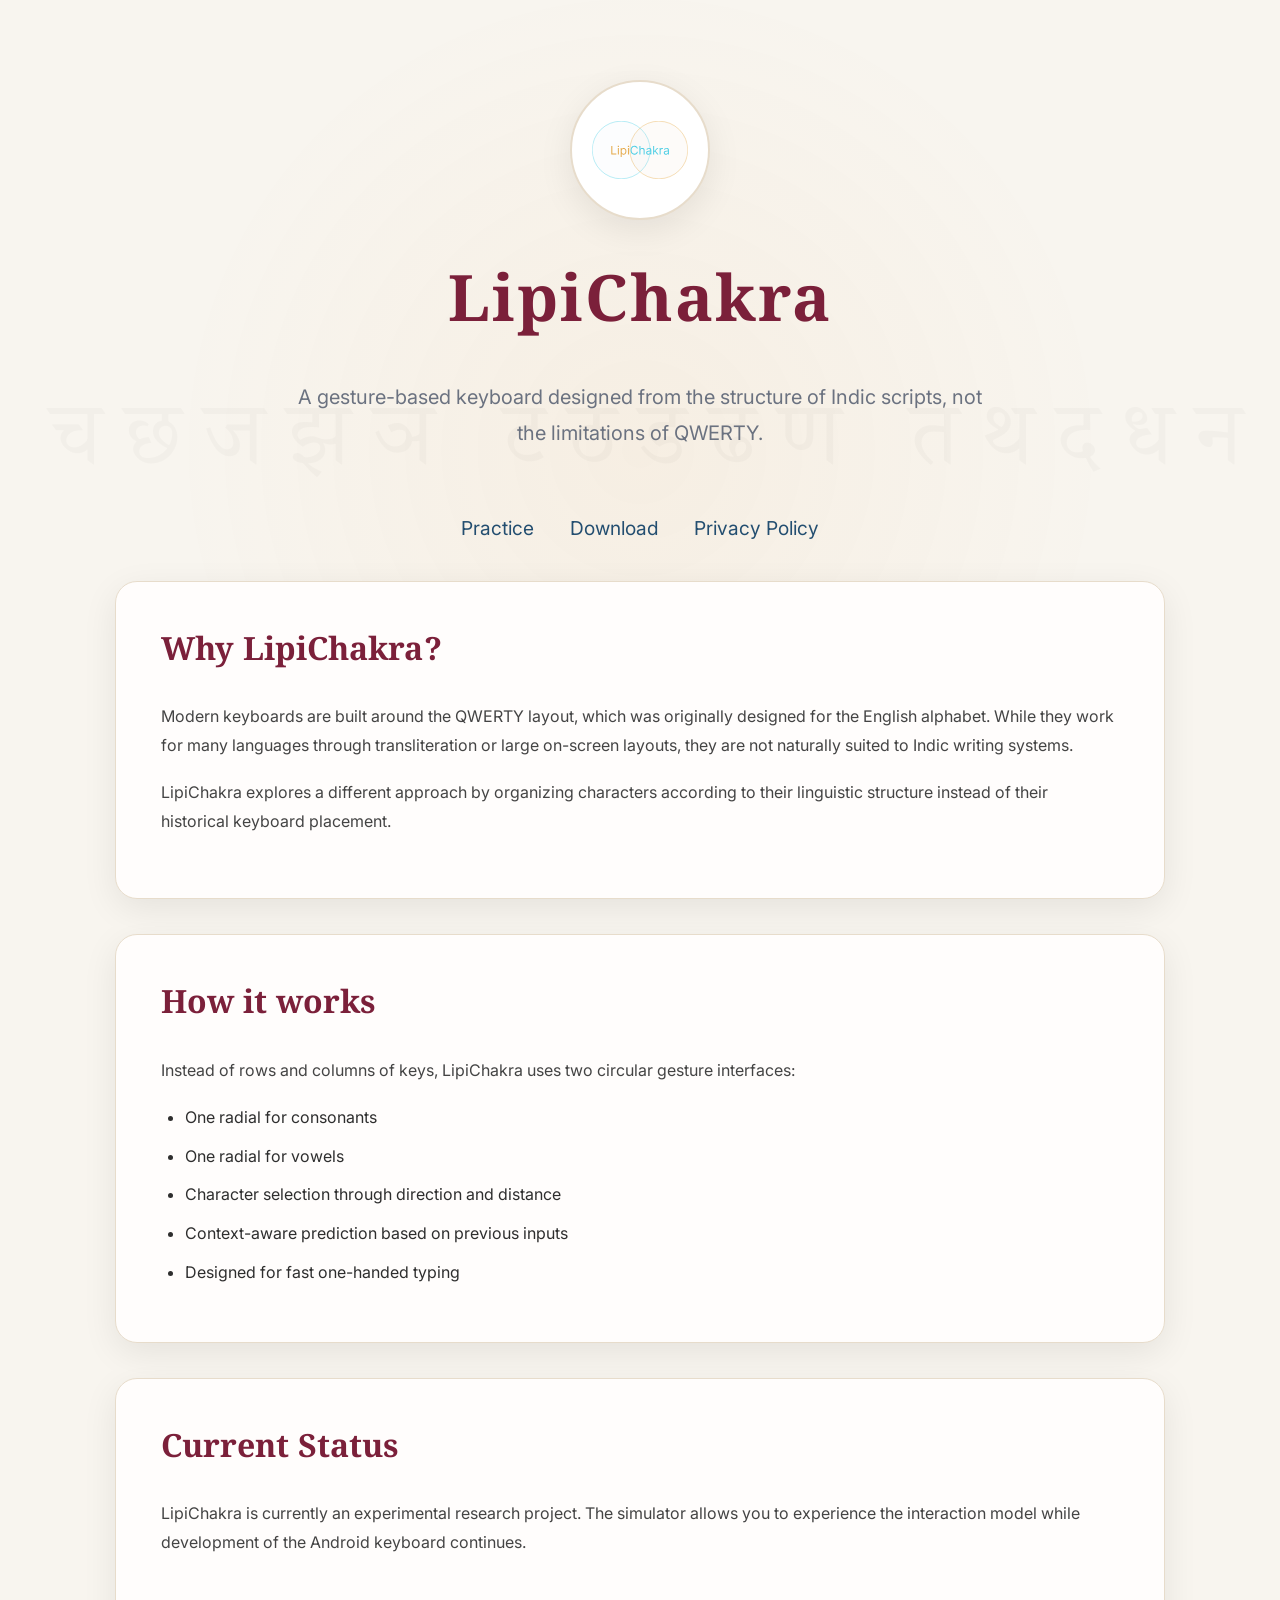
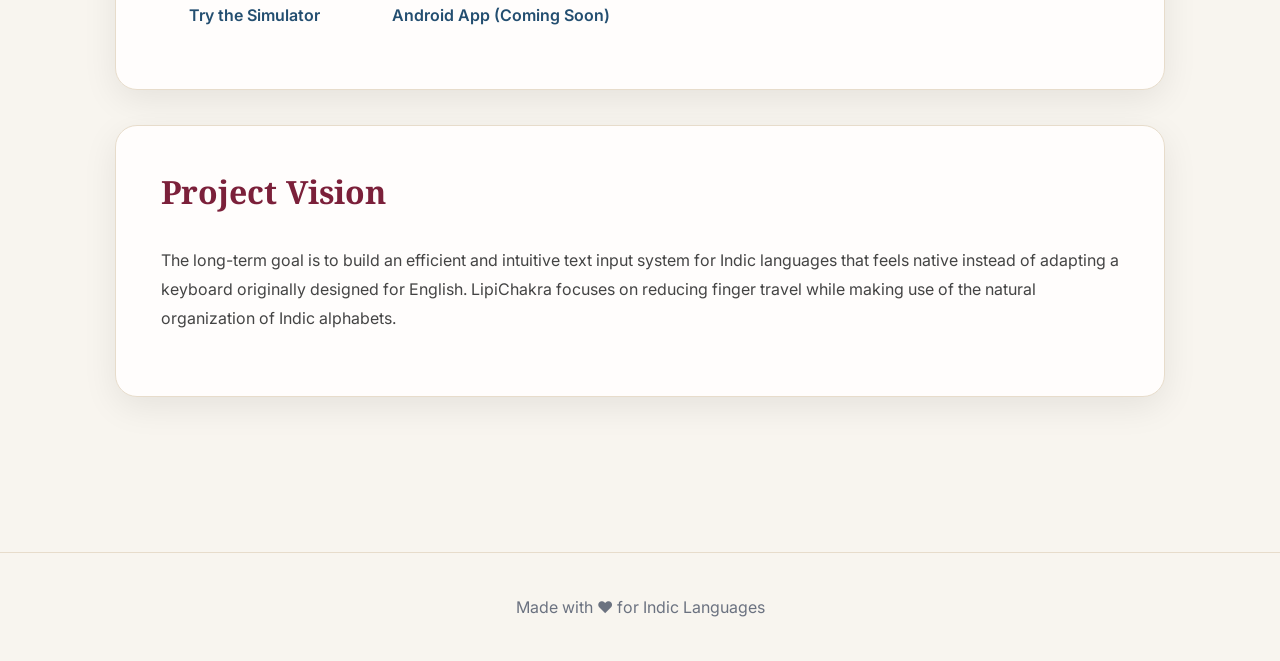
<file: index.html>
<!DOCTYPE html>
<html lang="en">

<head>
    <meta charset="UTF-8">
    <meta name="viewport" content="width=device-width, initial-scale=1.0">

    <title>LipiChakra | A New Way to Type Indic Languages</title>

    <meta name="author" content="Savitr">
    <meta name="description"
        content="LipiChakra is an experimental gesture-based keyboard designed specifically for Indic scripts.">

    <link rel="icon" href="Logo.svg" type="image/svg+xml">
    <link rel="stylesheet" href="style.css">
</head>

<body>

    <header class="hero">
        <img src="Logo.svg" class="logo" alt="LipiChakra Logo">

        <h1>LipiChakra</h1>

        <p class="tagline">
            A gesture-based keyboard designed from the structure of Indic scripts,
            not the limitations of QWERTY.
        </p>
    </header>

    <nav>
        <a href="#practice">Practice</a>
        <a href="#download">Download</a>
        <a href="privacy-policy.html" title="Privacy Policy">Privacy Policy</a>
    </nav>

    <main class="container">

        <section>

            <h2>Why LipiChakra?</h2>

            <p>
                Modern keyboards are built around the QWERTY layout, which was originally
                designed for the English alphabet. While they work for many languages through
                transliteration or large on-screen layouts, they are not naturally suited to
                Indic writing systems.
            </p>

            <p>
                LipiChakra explores a different approach by organizing characters according to
                their linguistic structure instead of their historical keyboard placement.
            </p>

        </section>

        <section>

            <h2>How it works</h2>

            <p>
                Instead of rows and columns of keys, LipiChakra uses two circular gesture
                interfaces:
            </p>

            <ul>
                <li>One radial for consonants</li>
                <li>One radial for vowels</li>
                <li>Character selection through direction and distance</li>
                <li>Context-aware prediction based on previous inputs</li>
                <li>Designed for fast one-handed typing</li>
            </ul>

        </section>

        <section>

            <h2>Current Status</h2>

            <p>
                LipiChakra is currently an experimental research project. The simulator allows
                you to experience the interaction model while development of the Android
                keyboard continues.
            </p>

            <div class="buttons">

                <a id="practice" href="playground/sim.html" class="btn primary">
                    Try the Simulator
                </a>

                <a href="#" id="download" class="btn secondary">
                    Android App (Coming Soon)
                </a>

            </div>

        </section>

        <section>

            <h2>Project Vision</h2>

            <p>
                The long-term goal is to build an efficient and intuitive text input system for
                Indic languages that feels native instead of adapting a keyboard originally
                designed for English. LipiChakra focuses on reducing finger travel while making
                use of the natural organization of Indic alphabets.
            </p>

        </section>

    </main>

    <footer>

        Made with ❤️ for Indic Languages

    </footer>

</body>

</html>
</file>
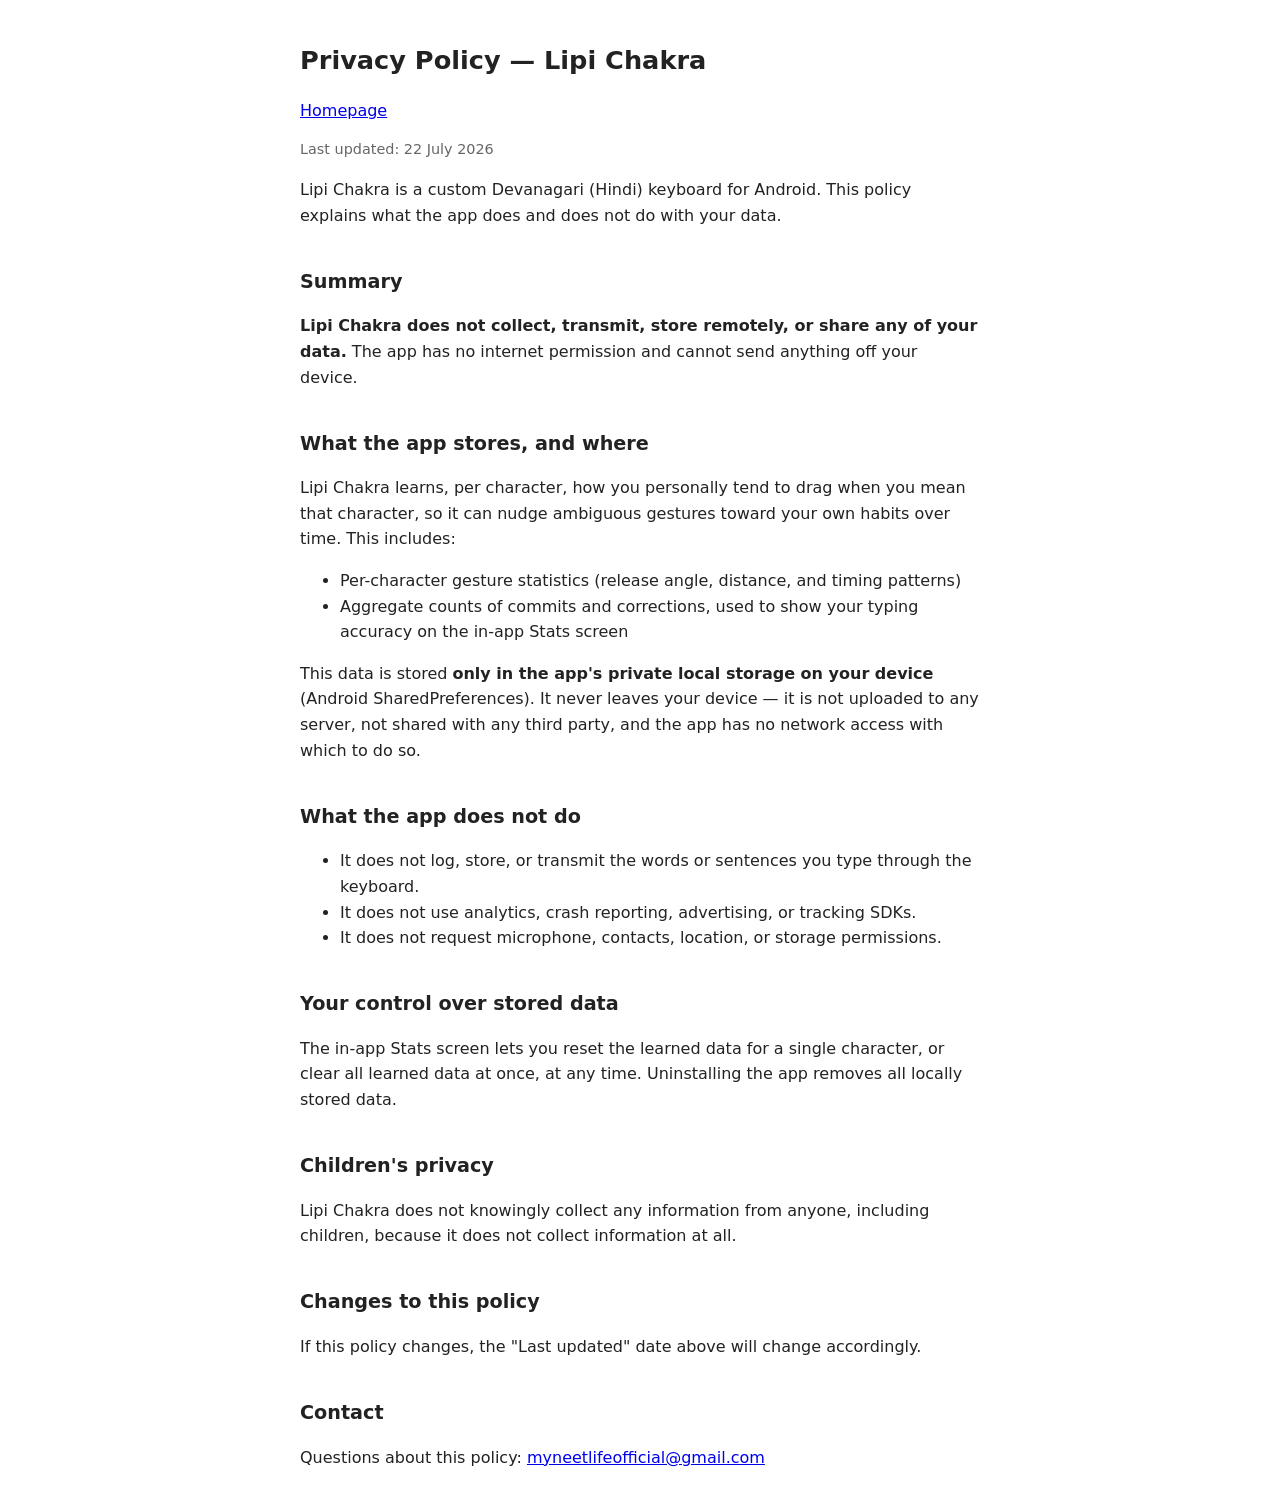
<file: privacy-policy.html>
<!DOCTYPE html>
<html lang="en">

<head>
    <meta charset="UTF-8">
    <title>Privacy Policy — Lipi Chakra</title>
    <meta name="viewport" content="width=device-width, initial-scale=1">

    <meta name="author" content="Savitr">
    <meta name="description"
        content="LipiChakra is an experimental gesture-based keyboard designed specifically for Indic scripts.">

    <style>
        body {
            font-family: system-ui, -apple-system, sans-serif;
            max-width: 680px;
            margin: 40px auto;
            padding: 0 20px;
            line-height: 1.6;
            color: #222;
        }

        h1 {
            font-size: 1.6em;
        }

        h2 {
            font-size: 1.2em;
            margin-top: 2em;
        }

        .updated {
            color: #666;
            font-size: 0.9em;
        }
    </style>
</head>

<body>
    <h1>Privacy Policy — Lipi Chakra</h1>

    <nav>
        <a href="index.html" title="Homepage">Homepage</a>
    </nav>
    <p class="updated">Last updated: 22 July 2026</p>

    <p>Lipi Chakra is a custom Devanagari (Hindi) keyboard for Android. This
        policy explains what the app does and does not do with your data.</p>

    <h2>Summary</h2>
    <p><strong>Lipi Chakra does not collect, transmit, store remotely, or
            share any of your data.</strong> The app has no internet permission and
        cannot send anything off your device.</p>

    <h2>What the app stores, and where</h2>
    <p>Lipi Chakra learns, per character, how you personally tend to drag
        when you mean that character, so it can nudge ambiguous gestures toward
        your own habits over time. This includes:</p>
    <ul>
        <li>Per-character gesture statistics (release angle, distance, and
            timing patterns)</li>
        <li>Aggregate counts of commits and corrections, used to show your
            typing accuracy on the in-app Stats screen</li>
    </ul>
    <p>This data is stored <strong>only in the app's private local storage
            on your device</strong> (Android SharedPreferences). It never leaves
        your device — it is not uploaded to any server, not shared with any
        third party, and the app has no network access with which to do so.</p>

    <h2>What the app does not do</h2>
    <ul>
        <li>It does not log, store, or transmit the words or sentences you
            type through the keyboard.</li>
        <li>It does not use analytics, crash reporting, advertising, or
            tracking SDKs.</li>
        <li>It does not request microphone, contacts, location, or storage
            permissions.</li>
    </ul>

    <h2>Your control over stored data</h2>
    <p>The in-app Stats screen lets you reset the learned data for a single
        character, or clear all learned data at once, at any time. Uninstalling
        the app removes all locally stored data.</p>

    <h2>Children's privacy</h2>
    <p>Lipi Chakra does not knowingly collect any information from anyone,
        including children, because it does not collect information at all.</p>

    <h2>Changes to this policy</h2>
    <p>If this policy changes, the "Last updated" date above will change
        accordingly.</p>

    <h2>Contact</h2>
    <p>Questions about this policy: <a href="mailto:myneetlifeofficial@gmail.com">myneetlifeofficial@gmail.com</a></p>

</body>

</html>
</file>
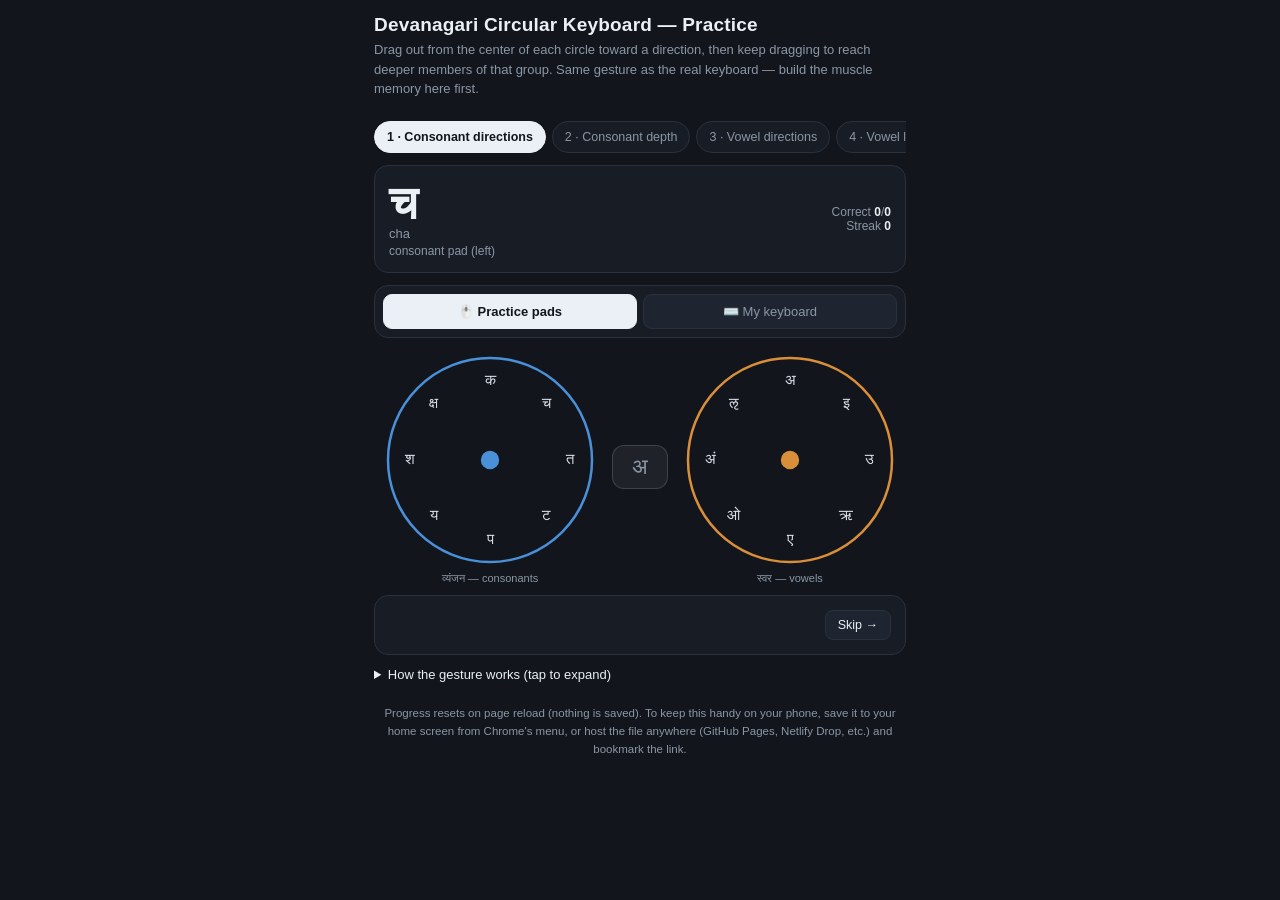
<file: playground/sim.html>
<!DOCTYPE html>
<html lang="en">

<head>
    <meta charset="UTF-8">
    <meta name="viewport" content="width=device-width, initial-scale=1, maximum-scale=1, user-scalable=no">
    <title>Devanagari Circular Keyboard — Practice</title>
    <style>
        :root {
            --bg: #12161C;
            --panel: #181D25;
            --panel-2: #1F2530;
            --line: #2A313D;
            --text: #EAF0F6;
            --muted: #8B96A5;
            --consonant: #4A90D9;
            --consonant-dim: #2E5A82;
            --vowel: #D98E3A;
            --vowel-dim: #8A5B24;
            --good: #3FAE6A;
            --bad: #D9534F;
        }

        * {
            box-sizing: border-box;
            -webkit-tap-highlight-color: transparent;
        }

        html,
        body {
            margin: 0;
            padding: 0;
            background: var(--bg);
            color: var(--text);
            font-family: -apple-system, "Segoe UI", "Noto Sans Devanagari", "Nirmala UI", sans-serif;
            overscroll-behavior: none;
        }

        body {
            padding: 14px;
            max-width: 560px;
            margin: 0 auto;
        }

        header {
            margin-bottom: 12px;
        }

        header h1 {
            font-size: 19px;
            margin: 0 0 4px;
            letter-spacing: .2px;
        }

        header p {
            margin: 0;
            color: var(--muted);
            font-size: 13px;
            line-height: 1.5;
        }

        nav.stages {
            display: flex;
            gap: 6px;
            overflow-x: auto;
            padding: 10px 0 12px;
            -webkit-overflow-scrolling: touch;
            scrollbar-width: none;
        }

        nav.stages::-webkit-scrollbar {
            display: none;
        }

        nav.stages button {
            flex: none;
            background: var(--panel);
            border: 1px solid var(--line);
            color: var(--muted);
            padding: 8px 12px;
            border-radius: 999px;
            font-size: 12.5px;
            white-space: nowrap;
        }

        nav.stages button.active {
            background: var(--text);
            color: var(--bg);
            border-color: var(--text);
            font-weight: 600;
        }

        .card {
            background: var(--panel);
            border: 1px solid var(--line);
            border-radius: 14px;
            padding: 14px;
            margin-bottom: 12px;
        }

        .prompt {
            display: flex;
            align-items: center;
            justify-content: space-between;
            gap: 10px;
        }

        .prompt .target {
            font-size: 40px;
            font-weight: 600;
            line-height: 1;
        }

        .prompt .target.word {
            font-size: 30px;
        }

        .prompt .meta {
            text-align: right;
        }

        .prompt .translit {
            color: var(--muted);
            font-size: 13px;
        }

        .prompt .hint {
            color: var(--muted);
            font-size: 12px;
            margin-top: 3px;
        }

        .prompt .stat {
            font-size: 12px;
            color: var(--muted);
        }

        .prompt .stat b {
            color: var(--text);
        }

        .pads-row {
            display: flex;
            align-items: center;
            justify-content: center;
            gap: 6px;
            margin: 4px 0 10px;
        }

        .pad-wrap {
            flex: 1 1 0;
            display: flex;
            flex-direction: column;
            align-items: center;
            min-width: 0;
        }

        .pad-wrap canvas {
            width: 100%;
            max-width: 220px;
            aspect-ratio: 1/1;
            touch-action: none;
        }

        .pad-caption {
            font-size: 11px;
            color: var(--muted);
            margin-top: 2px;
        }

        #liveBadge {
            flex: none;
            min-width: 56px;
            height: 44px;
            padding: 0 10px;
            border-radius: 12px;
            background: rgba(255, 255, 255, .06);
            border: 1px solid rgba(255, 255, 255, .14);
            display: flex;
            align-items: center;
            justify-content: center;
            font-size: 22px;
            color: var(--muted);
            transition: background-color .18s ease;
        }

        .output-row {
            display: flex;
            align-items: center;
            gap: 8px;
            margin-bottom: 10px;
        }

        #typedOutput {
            flex: 1;
            background: var(--panel-2);
            border: 1px solid var(--line);
            border-radius: 10px;
            padding: 10px 12px;
            min-height: 20px;
            font-size: 17px;
            letter-spacing: .5px;
            white-space: nowrap;
            overflow-x: auto;
        }

        #typedOutput .cursor {
            opacity: .55;
        }

        #wordProgress {
            display: none;
        }

        .iconbtn {
            flex: none;
            width: 42px;
            height: 42px;
            border-radius: 10px;
            background: var(--panel-2);
            border: 1px solid var(--line);
            color: var(--text);
            font-size: 16px;
        }

        .feedback-row {
            display: flex;
            align-items: center;
            justify-content: space-between;
            gap: 10px;
        }

        #feedback {
            font-size: 13px;
            min-height: 18px;
        }

        #feedback.good {
            color: var(--good);
        }

        #feedback.bad {
            color: var(--bad);
        }

        .stats-mini {
            font-size: 12px;
            color: var(--muted);
            white-space: nowrap;
        }

        #skipBtn,
        #clearBtn {
            background: var(--panel-2);
            border: 1px solid var(--line);
            color: var(--text);
            padding: 7px 12px;
            border-radius: 8px;
            font-size: 12.5px;
        }

        details.legend {
            color: var(--muted);
            font-size: 12.5px;
        }

        details.legend summary {
            cursor: pointer;
            color: var(--text);
            font-size: 13px;
            margin-bottom: 6px;
        }

        details.legend ul {
            margin: 6px 0 0;
            padding-left: 18px;
            line-height: 1.6;
        }

        .mode-toggle {
            display: flex;
            gap: 6px;
        }

        .modebtn {
            flex: 1;
            background: var(--panel-2);
            border: 1px solid var(--line);
            color: var(--muted);
            padding: 9px 6px;
            border-radius: 9px;
            font-size: 13px;
        }

        .modebtn.active {
            background: var(--text);
            color: var(--bg);
            border-color: var(--text);
            font-weight: 600;
        }

        #realKeyboardInput {
            width: 100%;
            background: var(--panel-2);
            border: 1px solid var(--line);
            border-radius: 10px;
            padding: 12px;
            font-size: 20px;
            color: var(--text);
        }

        #realKeyboardInput::placeholder {
            color: var(--muted);
        }

        footer {
            margin: 16px 0 4px;
            color: var(--muted);
            font-size: 11.5px;
            line-height: 1.6;
            text-align: center;
        }

        footer a {
            color: var(--muted);
        }

        @media (min-width:420px) {
            .prompt .target {
                font-size: 46px;
            }
        }
    </style>
</head>

<body>

    <header>
        <h1>Devanagari Circular Keyboard — Practice</h1>
        <p>Drag out from the center of each circle toward a direction, then keep dragging to reach deeper members of
            that group. Same gesture as the real keyboard — build the muscle memory here first.</p>
    </header>

    <nav class="stages" id="stageNav"></nav>

    <div class="card prompt" id="promptCard">
        <div>
            <div class="target" id="targetDisplay">क</div>
            <div class="translit" id="targetTranslit">ka</div>
            <div class="hint" id="targetHint"></div>
        </div>
        <div class="meta">
            <div class="stat">Correct <b id="statCorrect">0</b>/<b id="statAttempts">0</b></div>
            <div class="stat">Streak <b id="statStreak">0</b></div>
        </div>
    </div>

    <div class="card" style="padding:8px;">
        <div class="mode-toggle">
            <button id="modePadsBtn" class="modebtn active">🖱️ Practice pads</button>
            <button id="modeRealBtn" class="modebtn">⌨️ My keyboard</button>
        </div>
    </div>

    <div class="pads-row" id="padsRow">
        <div class="pad-wrap">
            <canvas id="consonantCanvas"></canvas>
            <div class="pad-caption">व्यंजन — consonants</div>
        </div>
        <div id="liveBadge">अ</div>
        <div class="pad-wrap">
            <canvas id="vowelCanvas"></canvas>
            <div class="pad-caption">स्वर — vowels</div>
        </div>
    </div>

    <div class="card" id="realKeyboardCard" style="display:none;">
        <div style="font-size:12px;color:var(--muted);margin-bottom:8px;">
            Tap below and type using your installed keyboard — make sure it's switched to Devanagari Circular Keyboard
            first.
        </div>
        <input id="realKeyboardInput" type="text" autocomplete="off" autocapitalize="off" spellcheck="false"
            placeholder="Tap here to type…" />
    </div>

    <div class="output-row" id="outputRow">
        <div id="typedOutput"><span class="cursor">type here…</span></div>
        <button class="iconbtn" id="backspaceBtn" title="Backspace">⌫</button>
    </div>

    <div class="card feedback-row">
        <div>
            <div id="feedback"></div>
            <div class="stats-mini" id="stageAccuracy"></div>
        </div>
        <div style="display:flex;gap:8px;">
            <button id="clearBtn" style="display:none;">Clear</button>
            <button id="skipBtn">Skip →</button>
        </div>
    </div>

    <details class="legend">
        <summary>How the gesture works (tap to expand)</summary>
        <ul>
            <li><b>Short drag</b> toward a direction previews/commits that group's first letter.</li>
            <li><b>Drag past ~42% of the radius</b> and it locks onto that group — the rest fan out clockwise starting
                exactly where you dragged to.</li>
            <li><b>Vowels</b> use the exact same mechanic and spacing as consonants now — lock in, then sweep clockwise
                for the next form.</li>
            <li><b>अ after a consonant</b> inserts halant (्) instead of nothing — that's how conjuncts get built.</li>
            <li>Return all the way to the center to cancel a drag.</li>
            <li><b>⌨️ My keyboard mode:</b> practice with your actual installed keyboard instead of the on-screen pads —
                good for building real muscle memory once the basics feel familiar.</li>
        </ul>
    </details>

    <footer>
        Progress resets on page reload (nothing is saved). To keep this handy on your phone, save it to your home screen
        from Chrome's menu, or host the file anywhere (GitHub Pages, Netlify Drop, etc.) and bookmark the link.
    </footer>

    <script>
        (function () {
            "use strict";

            // ---------------------------------------------------------------
            // Data — mirrors DevanagariData.kt / CircularPadView.kt exactly
            // ---------------------------------------------------------------

            const CONSONANT_GROUPS = [
                ["त", "थ", "द", "ध", "न"],   // 0 E
                ["च", "छ", "ज", "झ", "ञ"],   // 1 NE
                ["क", "ख", "ग", "घ", "ङ"],   // 2 N
                ["क्ष", "त्र", "ज्ञ", "श्र"], // 3 NW
                ["श", "ष", "स", "ह"],       // 4 W
                ["य", "र", "ल", "व"],       // 5 SW
                ["प", "फ", "ब", "भ", "म"],   // 6 S
                ["ट", "ठ", "ड", "ढ", "ण"]    // 7 SE
            ];

            const VOWEL_GROUPS = [
                ["उ", "ऊ"], // 0 E
                ["इ", "ई"], // 1 NE
                ["अ", "आ", "अँ", "ऑ", "अ़"], // 2 N
                ["ऌ", "ॡ"], // 3 NW
                ["अं", "अः"], // 4 W
                ["ओ", "औ"], // 5 SW
                ["ए", "ऐ"], // 6 S
                ["ऋ", "ॠ"]  // 7 SE
            ];

            const VOWEL_MATRA = {
                "अ": "्", "आ": "ा", "इ": "ि", "ई": "ी", "उ": "ु", "ऊ": "ू",
                "ऋ": "ृ", "ॠ": "ॄ", "ऌ": "ॢ", "ॡ": "ॣ",
                "ए": "े", "ऐ": "ै", "ओ": "ो", "औ": "ौ", "अं": "ं", "अः": "ः",
                "अँ": "ँ", "ऑ": "ॉ",  "अ़":"़"
            };

            const TRANSLIT = {
                "क": "ka", "ख": "kha", "ग": "ga", "घ": "gha", "ङ": "nga",
                "च": "cha", "छ": "chha", "ज": "ja", "झ": "jha", "ञ": "nya",
                "ट": "Ta", "ठ": "Tha", "ड": "Da", "ढ": "Dha", "ण": "Na",
                "त": "ta", "थ": "tha", "द": "da", "ध": "dha", "न": "na",
                "प": "pa", "फ": "pha", "ब": "ba", "भ": "bha", "म": "ma",
                "य": "ya", "र": "ra", "ल": "la", "व": "va",
                "श": "sha", "ष": "Sha", "स": "sa", "ह": "ha",
                "क्ष": "ksha", "त्र": "tra", "ज्ञ": "gya", "श्र": "shra",
                "अ": "a (→ halant)", "आ": "aa", "इ": "i", "ई": "ii", "उ": "u", "ऊ": "uu",
                "ऋ": "ri", "ॠ": "rri", "ऌ": "lri", "ॡ": "lrii",
                "ए": "e", "ऐ": "ai", "ओ": "o", "औ": "au", "अं": "an", "अः": "ah",
                "अँ": "an (nasalized)", "ऑ": "aw (loanword o)", "अ़": "a (nukta)"
            };

            const ALL_CONSONANTS = [...new Set(CONSONANT_GROUPS.flat())].sort((a, b) => b.length - a.length);
            const BASE_CONSONANTS = CONSONANT_GROUPS.map(g => g[0]);
            const DEPTH_CONSONANTS = CONSONANT_GROUPS.flatMap(g => g.slice(1));
            const BASE_VOWELS = VOWEL_GROUPS.map(g => g[0]);
            const LONG_VOWELS = VOWEL_GROUPS.map(g => g[1]).filter((v, i) => v !== BASE_VOWELS[i]);

            const WORDS = ["कमल", "समय", "चाय", "घर", "फूल", "केला", "सेब", "पानी", "मकान", "किताब"];

            // ---------------------------------------------------------------
            // Drag pad (mirrors CircularPadView.kt's math 1:1)
            // ---------------------------------------------------------------

            function normAngle(dx, dy) {
                let a = Math.atan2(-dy, dx) * 180 / Math.PI;
                if (a < 0) a += 360;
                return a;
            }
            function sectorFromAngle(a) { return Math.round(a / 45) % 8; }
            function clockwiseDelta(anchor, current) {
                let d = (anchor - current) % 360;
                if (d < 0) d += 360;
                return d;
            }
            function vibrate(ms) { if (navigator.vibrate) navigator.vibrate(ms); }

            class DragPad {
                constructor(canvas, opts) {
                    this.canvas = canvas;
                    this.ctx = canvas.getContext("2d");
                    this.groups = opts.groups;
                    this.fanStepDeg = opts.fanStepDeg;
                    this.fanClockwise = opts.fanClockwise !== false;
                    this.accent = opts.accent;
                    this.onCharacter = opts.onCharacter || function () { };
                    this.onPreview = opts.onPreview || function () { };

                    this.deadZoneFrac = 0.16;
                    this.lockThresholdFrac = 0.42;

                    this.dragging = false; this.dragX = 0; this.dragY = 0;
                    this.previewChar = null; this.lockedSector = null; this.hoverSector = null; this.fanIndex = -1;

                    this.resize();
                    window.addEventListener("resize", () => this.resize());

                    canvas.addEventListener("pointerdown", e => this.onDown(e));
                    canvas.addEventListener("pointermove", e => this.onMove(e));
                    canvas.addEventListener("pointerup", e => this.onUp(e));
                    canvas.addEventListener("pointercancel", e => this.onCancel(e));
                }

                resize() {
                    const rect = this.canvas.getBoundingClientRect();
                    const size = rect.width || 220;
                    const dpr = window.devicePixelRatio || 1;
                    this.canvas.width = size * dpr;
                    this.canvas.height = size * dpr;
                    this.ctx.setTransform(dpr, 0, 0, dpr, 0, 0);
                    this.cx = size / 2; this.cy = size / 2; this.radius = size / 2 - 8;
                    this.draw();
                }

                localXY(e) {
                    const rect = this.canvas.getBoundingClientRect();
                    return [e.clientX - rect.left, e.clientY - rect.top];
                }

                onDown(e) {
                    this.canvas.setPointerCapture(e.pointerId);
                    this.dragging = true; this.dragX = 0; this.dragY = 0;
                    this.previewChar = null; this.hoverSector = null; this.lockedSector = null; this.fanIndex = -1;
                    this.onPreview(null);
                    this.draw();
                }

                onMove(e) {
                    if (!this.dragging) return;
                    const [x, y] = this.localXY(e);
                    let dx = x - this.cx, dy = y - this.cy;
                    const dist = Math.hypot(dx, dy);
                    if (dist > this.radius) { const s = this.radius / dist; dx *= s; dy *= s; }
                    this.dragX = dx; this.dragY = dy;
                    this.updateDrag(dx, dy);
                    this.draw();
                }

                onUp(e) {
                    if (!this.dragging) return;
                    this.updateDrag(this.dragX, this.dragY);
                    const ch = this.previewChar;
                    this.dragging = false; this.previewChar = null; this.hoverSector = null; this.lockedSector = null; this.fanIndex = -1;
                    this.draw();
                    if (ch != null) {
                        vibrate(15);
                        this.onCharacter(ch);
                    } else {
                        this.onPreview(null);
                    }
                }

                onCancel() {
                    this.dragging = false; this.previewChar = null; this.hoverSector = null; this.lockedSector = null; this.fanIndex = -1;
                    this.onPreview(null);
                    this.draw();
                }

                updateDrag(dx, dy) {
                    const dist = Math.hypot(dx, dy);
                    const deadZone = this.radius * this.deadZoneFrac;
                    const wasLocked = this.lockedSector != null;

                    if (dist < deadZone) {
                        this.previewChar = null; this.hoverSector = null; this.lockedSector = null; this.fanIndex = -1;
                    } else {
                        const angle = normAngle(dx, dy);
                        const lockThreshold = this.radius * this.lockThresholdFrac;
                        if (this.lockedSector == null && dist < lockThreshold) {
                            const sector = sectorFromAngle(angle);
                            this.hoverSector = sector;
                            this.previewChar = (this.groups[sector] || [])[0] || null;
                        } else {
                            const sector = this.lockedSector != null ? this.lockedSector : sectorFromAngle(angle);
                            this.lockedSector = sector;
                            const list = this.groups[sector] || [];
                            if (list.length === 0) { this.previewChar = null; }
                            else {
                                const anchor = sector * 45;
                                const maxSweep = this.fanStepDeg * (list.length - 1);
                                const wrongDirectionThreshold = maxSweep + this.fanStepDeg / 2;
                                let delta = this.fanClockwise ? clockwiseDelta(anchor, angle) : clockwiseDelta(angle, anchor);
                                if (delta > wrongDirectionThreshold) delta = 0;
                                const clamped = Math.min(Math.max(delta, 0), maxSweep);
                                const idx = list.length <= 1 ? 0 : Math.min(list.length - 1, Math.round(clamped / this.fanStepDeg));
                                this.fanIndex = idx;
                                this.previewChar = list[idx];
                            }
                        }
                    }
                    if (!wasLocked && this.lockedSector != null) vibrate(8);
                    this.onPreview(this.previewChar);
                }

                fanAngle(anchor, index) {
                    return this.fanClockwise ? anchor - index * this.fanStepDeg : anchor + index * this.fanStepDeg;
                }

                drawAt(text, angleDeg, r, color, weight) {
                    const rad = angleDeg * Math.PI / 180;
                    const x = this.cx + Math.cos(rad) * r;
                    const y = this.cy - Math.sin(rad) * r;
                    const ctx = this.ctx;
                    ctx.fillStyle = color;
                    ctx.font = (weight || "400") + " " + Math.round(this.radius * 0.15) + "px sans-serif";
                    ctx.textAlign = "center"; ctx.textBaseline = "middle";
                    ctx.fillText(text, x, y);
                }

                draw() {
                    const ctx = this.ctx;
                    ctx.clearRect(0, 0, this.canvas.width, this.canvas.height);
                    ctx.strokeStyle = this.accent; ctx.lineWidth = 2.5;
                    ctx.beginPath(); ctx.arc(this.cx, this.cy, this.radius, 0, Math.PI * 2); ctx.stroke();

                    if (this.lockedSector == null) {
                        for (let s = 0; s < 8; s++) {
                            const label = (this.groups[s] || [])[0];
                            if (!label) continue;
                            const isHover = this.dragging && this.hoverSector === s;
                            this.drawAt(label, s * 45, this.radius * 0.78, isHover ? "#FFFFFF" : "#D8DEE8", isHover ? "600" : "400");
                        }
                    } else {
                        const list = this.groups[this.lockedSector] || [];
                        const anchor = this.lockedSector * 45;
                        list.forEach((ch, i) => {
                            const angle = this.fanAngle(anchor, i);
                            const isHover = i === this.fanIndex;
                            this.drawAt(ch, angle, this.radius * 0.86, isHover ? "#FFFFFF" : "#D8DEE8", isHover ? "600" : "400");
                        });
                    }

                    if (this.dragging) {
                        const kx = this.cx + this.dragX, ky = this.cy + this.dragY;
                        ctx.strokeStyle = this.accent; ctx.lineWidth = 3;
                        ctx.beginPath(); ctx.moveTo(this.cx, this.cy); ctx.lineTo(kx, ky); ctx.stroke();
                        ctx.fillStyle = this.accent;
                        ctx.beginPath(); ctx.arc(kx, ky, this.radius * 0.09, 0, Math.PI * 2); ctx.fill();
                    } else {
                        ctx.fillStyle = this.accent;
                        ctx.beginPath(); ctx.arc(this.cx, this.cy, this.radius * 0.09, 0, Math.PI * 2); ctx.fill();
                    }
                }

                reset() {
                    this.dragging = false; this.previewChar = null; this.lockedSector = null; this.hoverSector = null; this.fanIndex = -1;
                    this.draw();
                }
            }

            // ---------------------------------------------------------------
            // Practice text buffer (mirrors DevanagariIME.kt's matra logic)
            // ---------------------------------------------------------------

            let buffer = "";

            function bareConsonant() {
                if (!buffer) return null;
                const tail = buffer.slice(-4);
                return ALL_CONSONANTS.find(c => tail.endsWith(c)) || null;
            }
            function bufferCommitConsonant(ch) { buffer += ch; }
            function bufferCommitVowel(ch) {
                const bare = bareConsonant();
                if (bare) {
                    const matra = VOWEL_MATRA[ch] || "";
                    if (matra) buffer += matra;
                } else {
                    buffer += ch;
                }
            }
            function bufferBackspace() { buffer = buffer.slice(0, -1); }

            // ---------------------------------------------------------------
            // Live badge
            // ---------------------------------------------------------------

            const liveBadge = document.getElementById("liveBadge");
            let badgeFadeTimer = null;

            function updateLiveBadge(ch, accent) {
                if (badgeFadeTimer) { clearTimeout(badgeFadeTimer); badgeFadeTimer = null; }
                if (ch == null) {
                    liveBadge.textContent = "अ";
                    liveBadge.style.color = "var(--muted)";
                    liveBadge.style.background = "rgba(255,255,255,.06)";
                } else {
                    liveBadge.textContent = ch;
                    liveBadge.style.color = accent;
                    liveBadge.style.background = "rgba(255,255,255,.06)";
                }
            }
            function flashBadge(ch, accent) {
                if (badgeFadeTimer) { clearTimeout(badgeFadeTimer); badgeFadeTimer = null; }
                liveBadge.textContent = ch;
                liveBadge.style.color = accent;
                liveBadge.style.background = accent + "55";
                badgeFadeTimer = setTimeout(() => {
                    liveBadge.textContent = "अ";
                    liveBadge.style.color = "var(--muted)";
                    liveBadge.style.background = "rgba(255,255,255,.06)";
                }, 350);
            }

            // ---------------------------------------------------------------
            // Stage definitions
            // ---------------------------------------------------------------

            const stages = [
                {
                    id: "c-dir", label: "1 · Consonant directions", mode: "single", pad: "consonant", pool: BASE_CONSONANTS,
                    blurb: "Short drag toward each direction. No locking needed yet."
                },
                {
                    id: "c-depth", label: "2 · Consonant depth", mode: "single", pad: "consonant", pool: DEPTH_CONSONANTS,
                    blurb: "Drag past the lock point, then sweep clockwise to reach this letter."
                },
                {
                    id: "v-dir", label: "3 · Vowel directions", mode: "single", pad: "vowel", pool: BASE_VOWELS,
                    blurb: "Short drag on the vowel side. Same 8 directions as consonants."
                },
                {
                    id: "v-long", label: "4 · Vowel long forms", mode: "single", pad: "vowel", pool: LONG_VOWELS,
                    blurb: "Lock in, then sweep clockwise — same spacing as the consonant rows now."
                },
                {
                    id: "combo", label: "5 · Syllable combos", mode: "combo",
                    blurb: "Drag a consonant, then a vowel, to build this exact syllable."
                },
                {
                    id: "words", label: "6 · Words", mode: "word", pool: WORDS,
                    blurb: "Type the whole word. Backspace if you go off-track."
                },
                {
                    id: "free", label: "7 · Free practice", mode: "free",
                    blurb: "No target — just explore. Everything you type shows below."
                }
            ];

            let currentStageIndex = 0;
            let currentTarget = "";
            let stageStats = {}; // per-stage {correct, attempts}
            stages.forEach(s => stageStats[s.id] = { correct: 0, attempts: 0 });
            let streak = 0;

            const stageNav = document.getElementById("stageNav");
            stages.forEach((s, i) => {
                const btn = document.createElement("button");
                btn.textContent = s.label;
                btn.addEventListener("click", () => selectStage(i));
                stageNav.appendChild(btn);
            });

            function renderStageNav() {
                [...stageNav.children].forEach((btn, i) => btn.classList.toggle("active", i === currentStageIndex));
            }

            function pickFromPool(pool, avoid) {
                if (pool.length === 1) return pool[0];
                let choice;
                do { choice = pool[Math.floor(Math.random() * pool.length)]; } while (choice === avoid);
                return choice;
            }

            let usingRealKeyboard = false;

            function nextTarget() {
                const stage = stages[currentStageIndex];
                buffer = "";
                const realInput = document.getElementById("realKeyboardInput");
                if (realInput) realInput.value = "";
                document.getElementById("feedback").textContent = "";
                document.getElementById("feedback").className = "";
                if (stage.mode === "single") {
                    currentTarget = pickFromPool(stage.pool, currentTarget);
                } else if (stage.mode === "combo") {
                    const c = CONSONANT_GROUPS.flat()[Math.floor(Math.random() * CONSONANT_GROUPS.flat().length)];
                    const vAll = [...BASE_VOWELS, ...LONG_VOWELS];
                    const v = vAll[Math.floor(Math.random() * vAll.length)];
                    const matra = VOWEL_MATRA[v] || "";
                    currentTarget = c + matra;
                } else if (stage.mode === "word") {
                    currentTarget = pickFromPool(stage.pool, currentTarget);
                } else {
                    currentTarget = "";
                }
                renderPrompt();
                renderOutput();
            }

            function renderPrompt() {
                const stage = stages[currentStageIndex];
                const targetEl = document.getElementById("targetDisplay");
                const translitEl = document.getElementById("targetTranslit");
                const hintEl = document.getElementById("targetHint");
                const promptCard = document.getElementById("promptCard");

                if (stage.mode === "free") {
                    promptCard.style.display = "none";
                } else {
                    promptCard.style.display = "flex";
                }

                if (stage.mode === "single") {
                    targetEl.className = "target";
                    targetEl.textContent = currentTarget;
                    translitEl.textContent = TRANSLIT[currentTarget] || "";
                    hintEl.textContent = usingRealKeyboard
                        ? (stage.pad === "consonant" ? "consonant side of your keyboard" : "vowel side of your keyboard")
                        : (stage.pad === "consonant" ? "consonant pad (left)" : "vowel pad (right)");
                } else if (stage.mode === "combo") {
                    targetEl.className = "target";
                    targetEl.textContent = currentTarget;
                    translitEl.textContent = "";
                    hintEl.textContent = "type consonant, then vowel";
                } else if (stage.mode === "word") {
                    targetEl.className = "target word";
                    targetEl.textContent = currentTarget;
                    translitEl.textContent = "";
                    hintEl.textContent = "";
                }

                document.getElementById("statCorrect").textContent = stageStats[stage.id] ? stageStats[stage.id].correct : 0;
                document.getElementById("statAttempts").textContent = stageStats[stage.id] ? stageStats[stage.id].attempts : 0;
                document.getElementById("statStreak").textContent = streak;

                const outputRow = document.getElementById("outputRow");
                const realCard = document.getElementById("realKeyboardCard");
                if (usingRealKeyboard) {
                    outputRow.style.display = "none";
                    realCard.style.display = "block";
                } else {
                    realCard.style.display = "none";
                    outputRow.style.display = (stage.mode === "combo" || stage.mode === "word" || stage.mode === "free") ? "flex" : "none";
                }

                document.getElementById("clearBtn").style.display = stage.mode === "free" ? "inline-block" : "none";
                document.getElementById("skipBtn").style.display = stage.mode === "free" ? "none" : "inline-block";

                const acc = stageStats[stage.id];
                const pct = acc && acc.attempts ? Math.round(100 * acc.correct / acc.attempts) : 0;
                document.getElementById("stageAccuracy").textContent = acc && acc.attempts ? (pct + "% this stage") : "";
            }

            function renderOutput() {
                const el = document.getElementById("typedOutput");
                if (buffer.length === 0) {
                    el.innerHTML = '<span class="cursor">type here…</span>';
                } else {
                    el.textContent = buffer;
                }
            }

            function handleSuccess() {
                const stage = stages[currentStageIndex];
                stageStats[stage.id].correct++;
                stageStats[stage.id].attempts++;
                streak++;
                vibrate([12, 40, 12]);
                const fb = document.getElementById("feedback");
                fb.textContent = "Correct ✓";
                fb.className = "good";
                setTimeout(nextTarget, 450);
                renderPrompt();
            }

            function handleMiss() {
                const stage = stages[currentStageIndex];
                stageStats[stage.id].attempts++;
                streak = 0;
                vibrate([20, 30, 20, 30, 20]);
                const fb = document.getElementById("feedback");
                fb.textContent = (stage.mode === "single") ? "Not quite — try again." : "That's not on track — backspace and try again.";
                fb.className = "bad";
                if (stage.mode === "single") {
                    buffer = "";
                    const realInput = document.getElementById("realKeyboardInput");
                    if (realInput) realInput.value = "";
                    renderOutput();
                }
                renderPrompt();
            }

            /** Single check used by both input sources (drag pads and a real
             *  keyboard typing into #realKeyboardInput) — success when the buffer
             *  matches the target exactly, a miss as soon as it can no longer lead
             *  there. Single-character targets are just the length-1 case of the
             *  same rule as combos/words. */
            function evaluateBuffer() {
                const stage = stages[currentStageIndex];
                if (stage.mode === "free") return;
                if (buffer === currentTarget) {
                    handleSuccess();
                } else if (!currentTarget.startsWith(buffer)) {
                    handleMiss();
                }
            }

            function onPadCommit(padName, ch) {
                const accent = padName === "consonant" ? "#4A90D9" : "#D98E3A";
                flashBadge(ch, accent);
                if (padName === "consonant") bufferCommitConsonant(ch);
                else bufferCommitVowel(ch);
                renderOutput();
                evaluateBuffer();
            }

            document.getElementById("backspaceBtn").addEventListener("click", () => {
                bufferBackspace();
                renderOutput();
            });
            document.getElementById("clearBtn").addEventListener("click", () => {
                buffer = "";
                renderOutput();
            });
            document.getElementById("skipBtn").addEventListener("click", () => {
                nextTarget();
            });

            // ---------------------------------------------------------------
            // Mode toggle: on-screen practice pads vs. a real installed keyboard
            // ---------------------------------------------------------------

            function setMode(real) {
                usingRealKeyboard = real;
                document.getElementById("modePadsBtn").classList.toggle("active", !real);
                document.getElementById("modeRealBtn").classList.toggle("active", real);
                document.getElementById("padsRow").style.display = real ? "none" : "flex";
                buffer = "";
                const input = document.getElementById("realKeyboardInput");
                input.value = "";
                updateLiveBadge(null, "#4A90D9");
                renderOutput();
                renderPrompt();
                if (real) setTimeout(() => input.focus(), 60);
            }

            document.getElementById("modePadsBtn").addEventListener("click", () => setMode(false));
            document.getElementById("modeRealBtn").addEventListener("click", () => setMode(true));

            document.getElementById("realKeyboardInput").addEventListener("input", (e) => {
                buffer = e.target.value;
                renderOutput();
                evaluateBuffer();
            });

            function selectStage(i) {
                currentStageIndex = i;
                renderStageNav();
                nextTarget();
            }

            // ---------------------------------------------------------------
            // Wire up the pads
            // ---------------------------------------------------------------

            const consonantPad = new DragPad(document.getElementById("consonantCanvas"), {
                groups: CONSONANT_GROUPS,
                fanStepDeg: 46,
                fanClockwise: true,
                accent: "#4A90D9",
                onCharacter: ch => onPadCommit("consonant", ch),
                onPreview: ch => updateLiveBadge(ch, "#4A90D9")
            });

            const vowelPad = new DragPad(document.getElementById("vowelCanvas"), {
                groups: VOWEL_GROUPS,
                fanStepDeg: 46,
                fanClockwise: true,
                accent: "#D98E3A",
                onCharacter: ch => onPadCommit("vowel", ch),
                onPreview: ch => updateLiveBadge(ch, "#D98E3A")
            });

            renderStageNav();
            nextTarget();

        })();
    </script>
</body>

</html>
</file>
<file: style.css>
@import url('https://fonts.googleapis.com/css2?family=Inter:wght@300;400;500;600;700&family=Noto+Serif+Devanagari:wght@500;700&display=swap');

:root{
    --bg:#F8F5EF;
    --surface:#FFFDFC;

    --primary:#7B203A;
    --primary-dark:#5E172C;

    --secondary:#D97706;

    --accent:#234E70;

    --text:#2E2E2E;
    --muted:#6B7280;

    --border:#E7DCCB;

    --shadow:0 10px 35px rgba(0,0,0,.08);
}

*{
    margin:0;
    padding:0;
    box-sizing:border-box;
}

html{
    scroll-behavior:smooth;
}

nav {
    text-align: center;
}

nav a {
    font-size: 1.2rem;
    margin: 1rem;
}

body{

    font-family:Inter,sans-serif;

    background:var(--bg);

    color:var(--text);

    line-height:1.8;

    overflow-x:hidden;
}

/* Background */

body::before{

    content:"";

    position:fixed;

    inset:0;

    background:
        radial-gradient(circle at center,
        rgba(217,119,6,.05),
        transparent 60%);

    z-index:-2;
}

body::after{

    content:"क ख ग घ ङ   च छ ज झ ञ   ट ठ ड ढ ण   त थ द ध न   प फ ब भ म";

    position:fixed;

    top:50%;

    left:50%;

    transform:translate(-50%,-50%);

    font-family:"Noto Serif Devanagari",serif;

    font-size:90px;

    color:rgba(0,0,0,.025);

    white-space:pre;

    line-height:2;

    text-align:center;

    pointer-events:none;

    user-select:none;

    z-index:-1;
}

/* HERO */

.hero{

    padding:80px 20px 60px;

    text-align:center;
}

.logo{

    width:140px;

    height:140px;

    object-fit:contain;

    margin-bottom:25px;

    padding:20px;

    background:white;

    border-radius:50%;

    border:2px solid var(--border);

    box-shadow:var(--shadow);
}

.hero h1{

    font-family:"Noto Serif Devanagari",serif;

    font-size:4rem;

    color:var(--primary);

    letter-spacing:2px;

    margin-bottom:10px;
}

.tagline{

    font-size:1.25rem;

    max-width:700px;

    margin:auto;

    color:var(--muted);
}

/* MAIN */

.container{

    width:min(1050px,92%);

    margin:auto;

    padding-bottom:80px;
}

section{

    background:var(--surface);

    border:1px solid var(--border);

    border-radius:22px;

    padding:45px;

    margin:35px 0;

    box-shadow:var(--shadow);
}

section h2{

    font-family:"Noto Serif Devanagari",serif;

    color:var(--primary);

    margin-bottom:18px;

    font-size:2rem;
}

section p{

    margin-bottom:18px;

    color:#444;
}

ul{

    padding-left:24px;
}

li{

    margin:10px 0;
}

/* Divider */

.divider{

    width:120px;

    height:3px;

    background:var(--secondary);

    border-radius:999px;

    margin:25px 0;
}

/* BUTTONS */

.buttons{

    display:flex;

    flex-wrap:wrap;

    gap:16px;

    margin-top:30px;
}

.btn{

    text-decoration:none;

    padding:14px 28px;

    border-radius:999px;

    font-weight:600;

    transition:.25s;

    display:inline-flex;

    align-items:center;

    justify-content:center;
}

.btn-primary{

    background:var(--primary);

    color:white;
}

.btn-primary:hover{

    background:var(--primary-dark);

    transform:translateY(-2px);
}

.btn-secondary{

    border:2px solid var(--primary);

    color:var(--primary);

    background:white;
}

.btn-secondary:hover{

    background:var(--primary);

    color:white;
}

/* LINKS */

a{

    color:var(--accent);

    text-decoration:none;
}

a:hover{

    text-decoration:underline;
}

/* Footer */

footer{

    text-align:center;

    padding:40px;

    color:var(--muted);

    border-top:1px solid var(--border);

    margin-top:40px;
}

/* Responsive */

@media(max-width:768px){

.hero{

    padding-top:50px;
}

.hero h1{

    font-size:2.8rem;
}

.tagline{

    font-size:1.05rem;
}

.logo{

    width:110px;

    height:110px;
}

section{

    padding:28px;
}

section h2{

    font-size:1.6rem;
}

.buttons{

    flex-direction:column;
}

.btn{

    width:100%;
}

body::after{

    font-size:52px;
}

}
</file>
